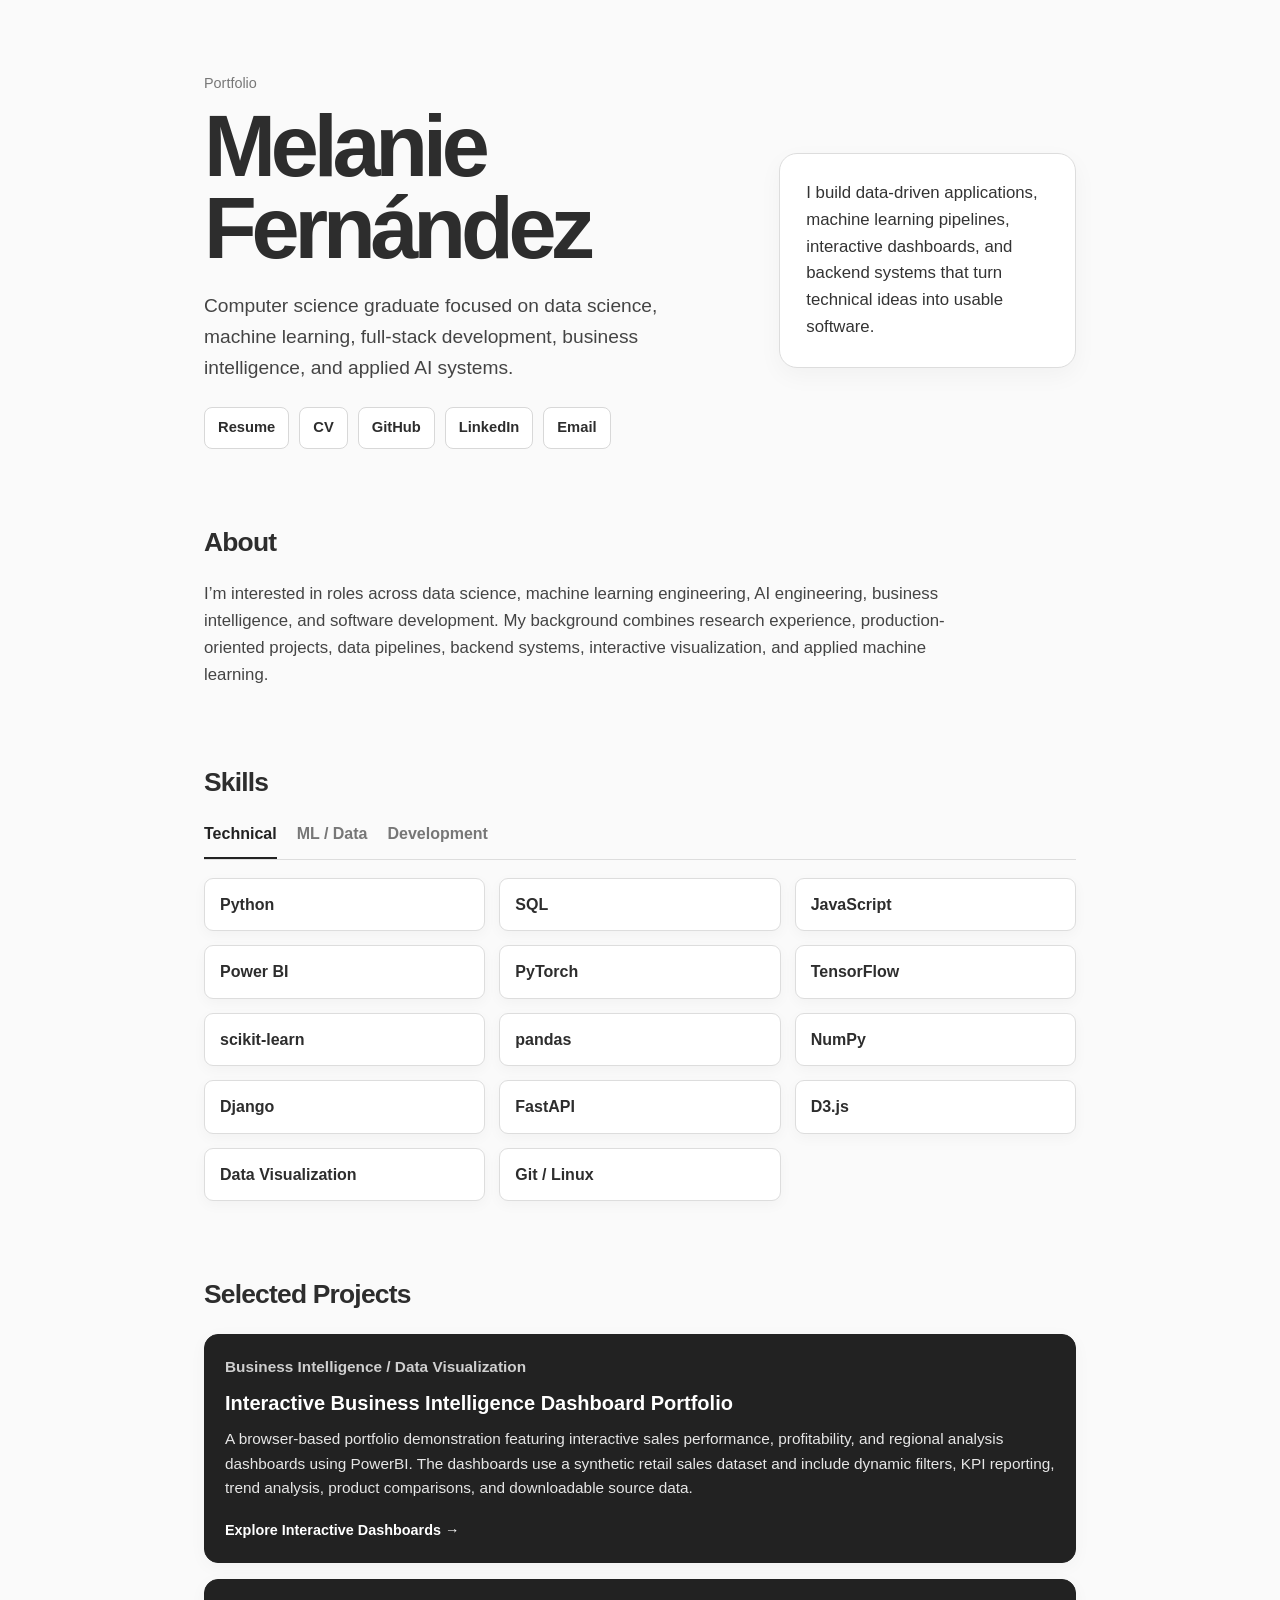
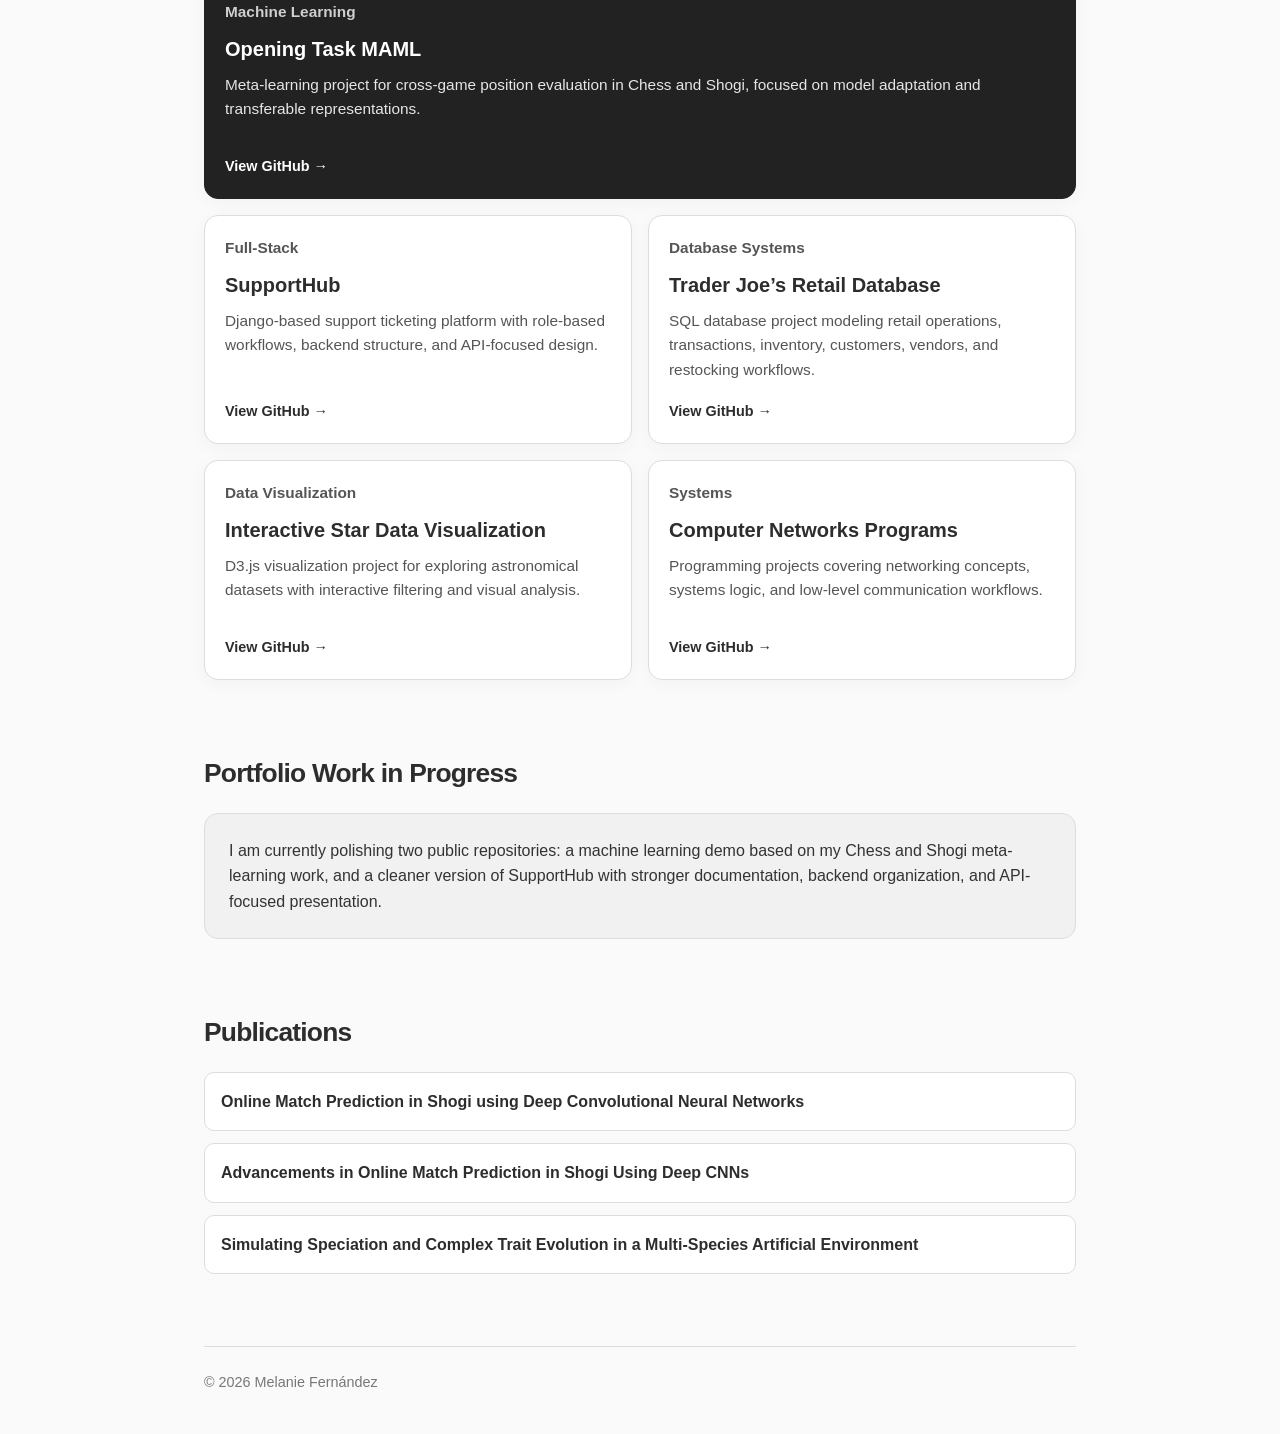
<file: index.html>
<!DOCTYPE html>
<html lang="en">
<head>
  <meta charset="UTF-8" />
  <meta name="viewport" content="width=device-width, initial-scale=1.0" />

  <meta
    name="description"
    content="Portfolio of Melanie Fernández, a computer science graduate focused on data science, machine learning, business intelligence, full-stack development, and applied AI."
  />

  <title>Melanie Fernández | Portfolio</title>

  <link rel="stylesheet" href="styles.css" />
</head>

<body>
  <main class="container">
    <header class="header">
      <div>
        <p class="label">Portfolio</p>

        <h1>Melanie Fernández</h1>

        <p class="intro">
          Computer science graduate focused on data science, machine learning,
          full-stack development, business intelligence, and applied AI systems.
        </p>

        <div class="links">
          <a
            href="assets/resume.pdf"
            target="_blank"
            rel="noopener noreferrer"
          >
            Resume
          </a>

          <a
            href="assets/cv.pdf"
            target="_blank"
            rel="noopener noreferrer"
          >
            CV
          </a>

          <a
            href="https://github.com/fernandezmela"
            target="_blank"
            rel="noopener noreferrer"
          >
            GitHub
          </a>

          <a
            href="https://www.linkedin.com/in/melanie-fern%C3%A1ndez-zgd/"
            target="_blank"
            rel="noopener noreferrer"
          >
            LinkedIn
          </a>

          <a href="mailto:mfernandez3714@gmail.com">
            Email
          </a>
        </div>
      </div>

      <div class="summary-card">
        <p>
          I build data-driven applications, machine learning pipelines,
          interactive dashboards, and backend systems that turn technical
          ideas into usable software.
        </p>
      </div>
    </header>

    <section class="section">
      <h2>About</h2>

      <p>
        I’m interested in roles across data science, machine learning
        engineering, AI engineering, business intelligence, and software
        development. My background combines research experience,
        production-oriented projects, data pipelines, backend systems,
        interactive visualization, and applied machine learning.
      </p>
    </section>

    <section class="section">
      <h2>Skills</h2>

      <div class="tabs">
        <span class="active">Technical</span>
        <span>ML / Data</span>
        <span>Development</span>
      </div>

      <div class="skill-grid">
        <div class="skill">Python</div>
        <div class="skill">SQL</div>
        <div class="skill">JavaScript</div>
        <div class="skill">Power BI</div>
        <div class="skill">PyTorch</div>
        <div class="skill">TensorFlow</div>
        <div class="skill">scikit-learn</div>
        <div class="skill">pandas</div>
        <div class="skill">NumPy</div>
        <div class="skill">Django</div>
        <div class="skill">FastAPI</div>
        <div class="skill">D3.js</div>
        <div class="skill">Data Visualization</div>
        <div class="skill">Git / Linux</div>
      </div>
    </section>

    <section class="section">
      <h2>Selected Projects</h2>

      <div class="project-grid">
        <a
          class="project-card featured"
          href="power-bi-portfolio/index.html"
          target="_blank"
          rel="noopener noreferrer"
        >
          <div>
            <p class="project-type">
              Business Intelligence / Data Visualization
            </p>

            <h3>Interactive Business Intelligence Dashboard Portfolio</h3>

            <p>
              A browser-based portfolio demonstration featuring interactive
              sales performance, profitability, and regional analysis
              dashboards using PowerBI. The dashboards use a synthetic retail sales dataset
              and include dynamic filters, KPI reporting, trend analysis,
              product comparisons, and downloadable source data.
            </p>
          </div>

          <span>Explore Interactive Dashboards →</span>
        </a>

        <a
          class="project-card featured"
          href="https://github.com/fernandezmela/opening-task-maml"
          target="_blank"
          rel="noopener noreferrer"
        >
          <div>
            <p class="project-type">Machine Learning</p>

            <h3>Opening Task MAML</h3>

            <p>
              Meta-learning project for cross-game position evaluation in
              Chess and Shogi, focused on model adaptation and transferable
              representations.
            </p>
          </div>

          <span>View GitHub →</span>
        </a>

        <a
          class="project-card"
          href="https://github.com/fernandezmela/Django-Framework-Support-Hub"
          target="_blank"
          rel="noopener noreferrer"
        >
          <div>
            <p class="project-type">Full-Stack</p>

            <h3>SupportHub</h3>

            <p>
              Django-based support ticketing platform with role-based
              workflows, backend structure, and API-focused design.
            </p>
          </div>

          <span>View GitHub →</span>
        </a>

        <a
          class="project-card"
          href="https://github.com/fernandezmela/trader-joes-retail-database"
          target="_blank"
          rel="noopener noreferrer"
        >
          <div>
            <p class="project-type">Database Systems</p>

            <h3>Trader Joe’s Retail Database</h3>

            <p>
              SQL database project modeling retail operations, transactions,
              inventory, customers, vendors, and restocking workflows.
            </p>
          </div>

          <span>View GitHub →</span>
        </a>

        <a
          class="project-card"
          href="https://github.com/fernandezmela/Interactive-Data-Visualization-for-Star-Data"
          target="_blank"
          rel="noopener noreferrer"
        >
          <div>
            <p class="project-type">Data Visualization</p>

            <h3>Interactive Star Data Visualization</h3>

            <p>
              D3.js visualization project for exploring astronomical datasets
              with interactive filtering and visual analysis.
            </p>
          </div>

          <span>View GitHub →</span>
        </a>

        <a
          class="project-card"
          href="https://github.com/fernandezmela/Computer-Networks-Programs"
          target="_blank"
          rel="noopener noreferrer"
        >
          <div>
            <p class="project-type">Systems</p>

            <h3>Computer Networks Programs</h3>

            <p>
              Programming projects covering networking concepts, systems
              logic, and low-level communication workflows.
            </p>
          </div>

          <span>View GitHub →</span>
        </a>
      </div>
    </section>

    <section class="section">
      <h2>Portfolio Work in Progress</h2>

      <div class="note-card">
        <p>
          I am currently polishing two public repositories: a machine learning
          demo based on my Chess and Shogi meta-learning work, and a cleaner
          version of SupportHub with stronger documentation, backend
          organization, and API-focused presentation.
        </p>
      </div>
    </section>

    <section class="section">
      <h2>Publications</h2>

      <div class="publication-list">
        <a
          href="https://www.researchgate.net/publication/385747158_Online_Match_Prediction_in_Shogi_using_Deep_Convolutional_Neural_Networks"
          target="_blank"
          rel="noopener noreferrer"
        >
          Online Match Prediction in Shogi using Deep Convolutional Neural
          Networks
        </a>

        <a
          href="https://www.researchgate.net/publication/392984172_Advancements_in_Online_Match_Prediction_in_Shogi_Using_Deep_Convolutional_Neural_Networks"
          target="_blank"
          rel="noopener noreferrer"
        >
          Advancements in Online Match Prediction in Shogi Using Deep CNNs
        </a>

        <a
          href="https://www.researchgate.net/publication/402463918_Simulating_Speciation_and_Complex_Trait_Evolution_in_a_Multi-Species_Artificial_Environment"
          target="_blank"
          rel="noopener noreferrer"
        >
          Simulating Speciation and Complex Trait Evolution in a Multi-Species
          Artificial Environment
        </a>
      </div>
    </section>

    <footer>
      <p>© 2026 Melanie Fernández</p>
    </footer>
  </main>
</body>
</html>
</file>
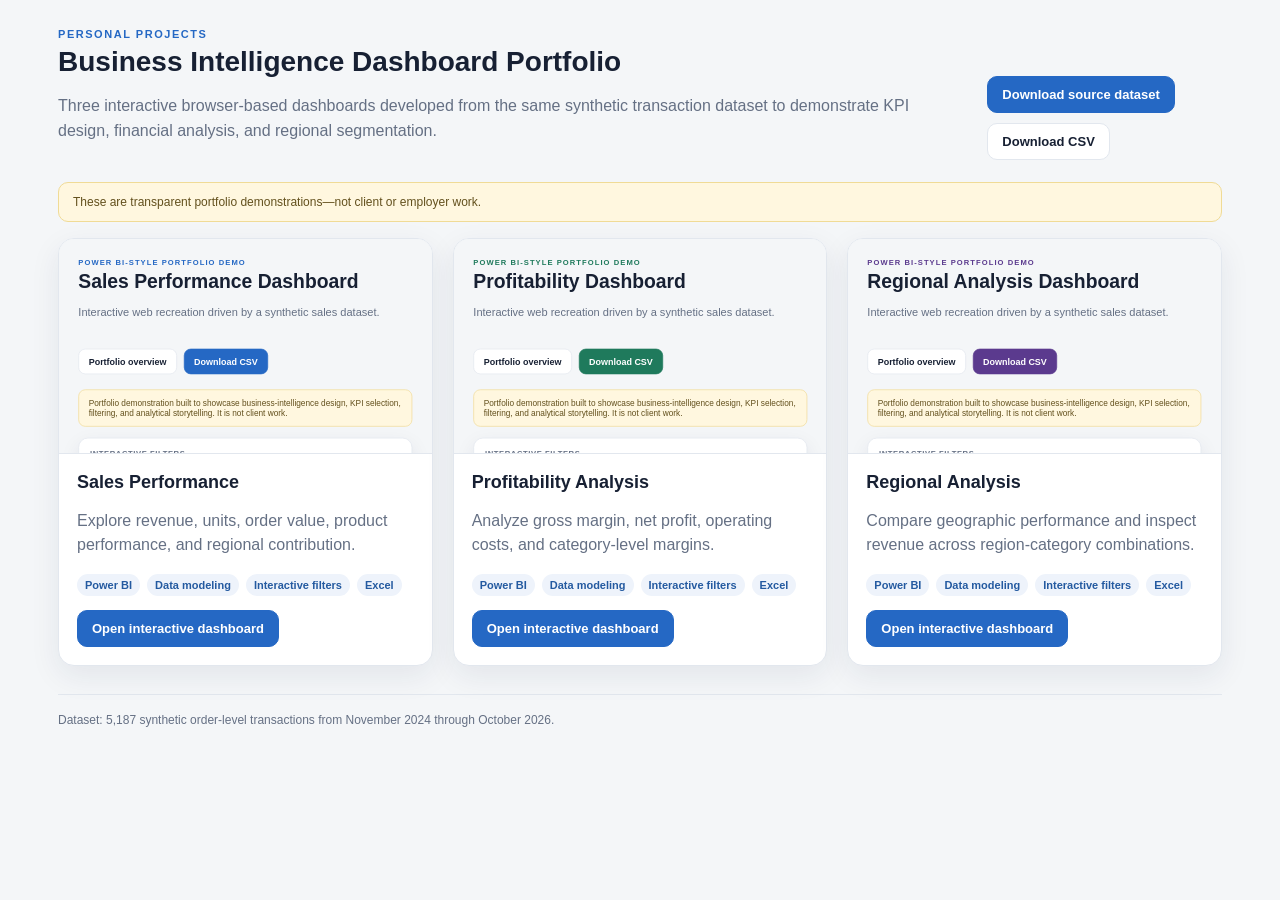
<file: power-bi-portfolio/index.html>
<!doctype html><html lang="en"><head><meta charset="utf-8"><meta name="viewport" content="width=device-width,initial-scale=1"><title>Business Intelligence Portfolio | Melanie Fernandez</title><link rel="stylesheet" href="styles.css"></head><body><div class="wrap"><header class="hero"><div><div class="eyebrow">Personal Projects</div><h1>Business Intelligence Dashboard Portfolio</h1><p>Three interactive browser-based dashboards developed from the same synthetic transaction dataset to demonstrate KPI design, financial analysis, and regional segmentation.</p></div><div class="actions"><a class="btn primary" href="data/Sample_Sales_Data.xlsx" download>Download source dataset</a><a class="btn" href="data/sample_sales_data.csv" download>Download CSV</a></div></header><div class="note">These are transparent portfolio demonstrations—not client or employer work.</div><section class="portfolio-grid"><article class="project-card"><div class="preview"><iframe src="sales-dashboard.html"></iframe></div><div class="project-body"><h2>Sales Performance</h2><p>Explore revenue, units, order value, product performance, and regional contribution.</p><div class="tags"><span class="tag">Power BI </span><span class="tag">Data modeling</span><span class="tag">Interactive filters</span><span class="tag">Excel</span></div><a class="btn primary" href="sales-dashboard.html">Open interactive dashboard</a></div></article><article class="project-card"><div class="preview"><iframe src="profitability-dashboard.html"></iframe></div><div class="project-body"><h2>Profitability Analysis</h2><p>Analyze gross margin, net profit, operating costs, and category-level margins.</p><div class="tags"><span class="tag">Power BI</span><span class="tag">Data modeling</span><span class="tag">Interactive filters</span><span class="tag">Excel</span></div><a class="btn primary" href="profitability-dashboard.html">Open interactive dashboard</a></div></article><article class="project-card"><div class="preview"><iframe src="regional-dashboard.html"></iframe></div><div class="project-body"><h2>Regional Analysis</h2><p>Compare geographic performance and inspect revenue across region-category combinations.</p><div class="tags"><span class="tag">Power BI</span><span class="tag">Data modeling</span><span class="tag">Interactive filters</span><span class="tag">Excel</span></div><a class="btn primary" href="regional-dashboard.html">Open interactive dashboard</a></div></article></section><div class="footer">Dataset: 5,187 synthetic order-level transactions from November 2024 through October 2026.</div></div></body></html>
</file>
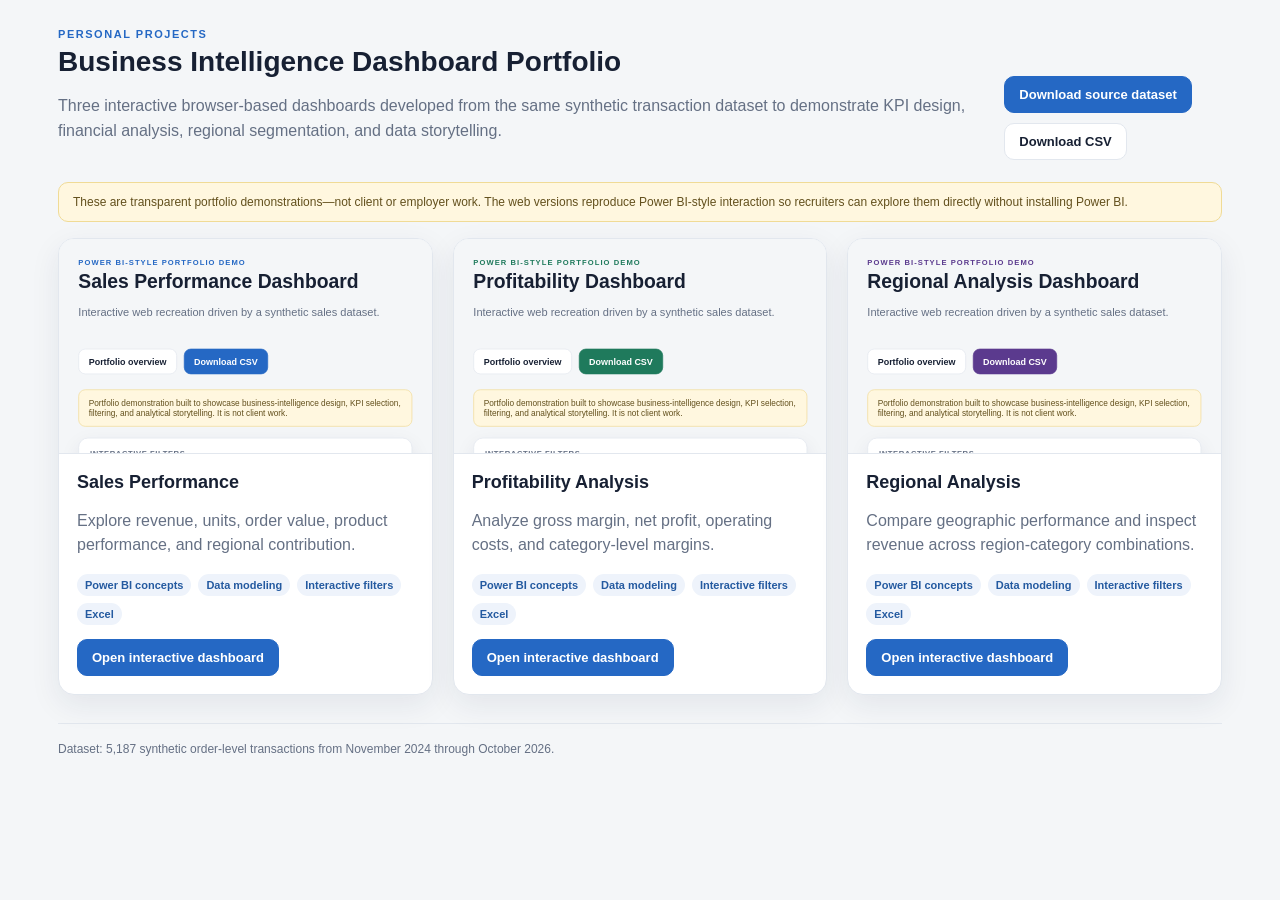
<file: power-bi-portfolio/power-bi-portfolio-section/power-bi-portfolio-section/index.html>
<!doctype html><html lang="en"><head><meta charset="utf-8"><meta name="viewport" content="width=device-width,initial-scale=1"><title>Business Intelligence Portfolio | Melanie Fernandez</title><link rel="stylesheet" href="styles.css"></head><body><div class="wrap"><header class="hero"><div><div class="eyebrow">Personal Projects</div><h1>Business Intelligence Dashboard Portfolio</h1><p>Three interactive browser-based dashboards developed from the same synthetic transaction dataset to demonstrate KPI design, financial analysis, regional segmentation, and data storytelling.</p></div><div class="actions"><a class="btn primary" href="data/Sample_Sales_Data.xlsx" download>Download source dataset</a><a class="btn" href="data/sample_sales_data.csv" download>Download CSV</a></div></header><div class="note">These are transparent portfolio demonstrations—not client or employer work. The web versions reproduce Power BI-style interaction so recruiters can explore them directly without installing Power BI.</div><section class="portfolio-grid"><article class="project-card"><div class="preview"><iframe src="sales-dashboard.html"></iframe></div><div class="project-body"><h2>Sales Performance</h2><p>Explore revenue, units, order value, product performance, and regional contribution.</p><div class="tags"><span class="tag">Power BI concepts</span><span class="tag">Data modeling</span><span class="tag">Interactive filters</span><span class="tag">Excel</span></div><a class="btn primary" href="sales-dashboard.html">Open interactive dashboard</a></div></article><article class="project-card"><div class="preview"><iframe src="profitability-dashboard.html"></iframe></div><div class="project-body"><h2>Profitability Analysis</h2><p>Analyze gross margin, net profit, operating costs, and category-level margins.</p><div class="tags"><span class="tag">Power BI concepts</span><span class="tag">Data modeling</span><span class="tag">Interactive filters</span><span class="tag">Excel</span></div><a class="btn primary" href="profitability-dashboard.html">Open interactive dashboard</a></div></article><article class="project-card"><div class="preview"><iframe src="regional-dashboard.html"></iframe></div><div class="project-body"><h2>Regional Analysis</h2><p>Compare geographic performance and inspect revenue across region-category combinations.</p><div class="tags"><span class="tag">Power BI concepts</span><span class="tag">Data modeling</span><span class="tag">Interactive filters</span><span class="tag">Excel</span></div><a class="btn primary" href="regional-dashboard.html">Open interactive dashboard</a></div></article></section><div class="footer">Dataset: 5,187 synthetic order-level transactions from November 2024 through October 2026.</div></div></body></html>
</file>
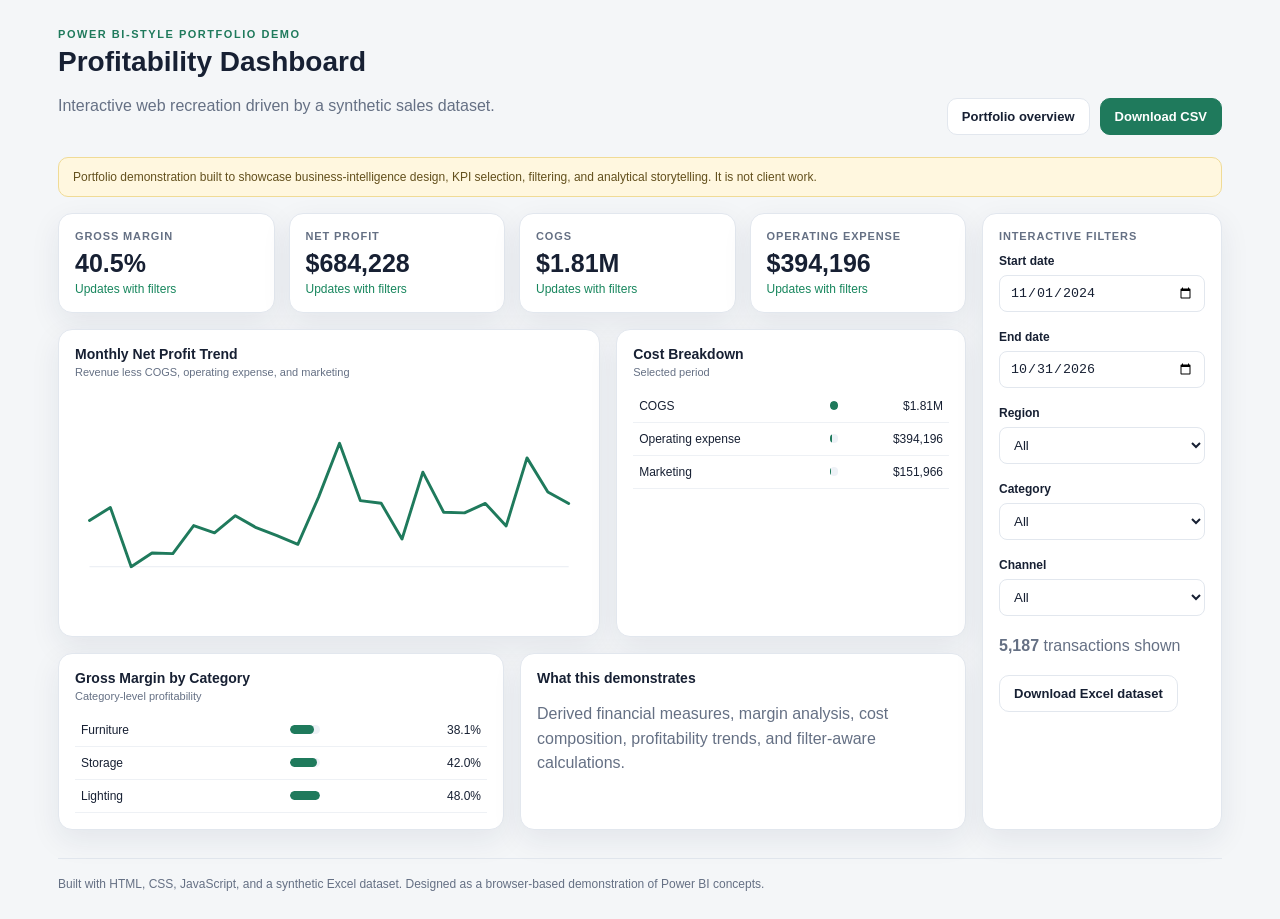
<file: power-bi-portfolio/profitability-dashboard.html>
<!doctype html><html lang="en"><head><meta charset="utf-8"><meta name="viewport" content="width=device-width,initial-scale=1"><title>Profitability Dashboard | Melanie Fernandez</title><link rel="stylesheet" href="styles.css"><style>:root{--accent:#1f7a5c}</style></head><body data-dashboard="profit"><div class="wrap"><header class="hero"><div><div class="eyebrow">Power BI-style portfolio demo</div><h1>Profitability Dashboard</h1><p>Interactive web recreation driven by a synthetic sales dataset.</p></div><div class="actions"><a class="btn" href="index.html">Portfolio overview</a><a class="btn primary" href="data/sample_sales_data.csv" download>Download CSV</a></div></header><div class="note">Portfolio demonstration built to showcase business-intelligence design, KPI selection, filtering, and analytical storytelling. It is not client work.</div><section class="dashboard"><main class="main"><div class="kpis"><div class="card kpi"><div class="label">Gross Margin</div><div class="value" id="k1">—</div><div class="detail">Updates with filters</div></div><div class="card kpi"><div class="label">Net Profit</div><div class="value" id="k2">—</div><div class="detail">Updates with filters</div></div><div class="card kpi"><div class="label">COGS</div><div class="value" id="k3">—</div><div class="detail">Updates with filters</div></div><div class="card kpi"><div class="label">Operating Expense</div><div class="value" id="k4">—</div><div class="detail">Updates with filters</div></div></div><div class="grid2"><div class="card"><h2>Monthly Net Profit Trend</h2><div class="sub">Revenue less COGS, operating expense, and marketing</div><div class="chart" id="trend"></div></div><div class="card"><h2>Cost Breakdown</h2><div class="sub">Selected period</div><table id="rank2"></table></div></div><div class="gridEqual"><div class="card"><h2>Gross Margin by Category</h2><div class="sub">Category-level profitability</div><table id="rank1"></table></div><div class="card"><h2>What this demonstrates</h2><p>Derived financial measures, margin analysis, cost composition, profitability trends, and filter-aware calculations.</p></div></div></main><aside class="card filters"><div class="filter-title">Interactive filters</div><div class="filter-group"><label for="start">Start date</label><input id="start" type="date"></div><div class="filter-group"><label for="end">End date</label><input id="end" type="date"></div><div class="filter-group"><label for="region">Region</label><select id="region"><option>All</option></select></div><div class="filter-group"><label for="category">Category</label><select id="category"><option>All</option></select></div><div class="filter-group"><label for="channel">Channel</label><select id="channel"><option>All</option></select></div><p><strong id="rows">0</strong> transactions shown</p><a class="btn" href="data/Sample_Sales_Data.xlsx" download>Download Excel dataset</a></aside></section><div class="footer">Built with HTML, CSS, JavaScript, and a synthetic Excel dataset. Designed as a browser-based demonstration of Power BI concepts.</div></div><script src="dashboard.js"></script></body></html>
</file>
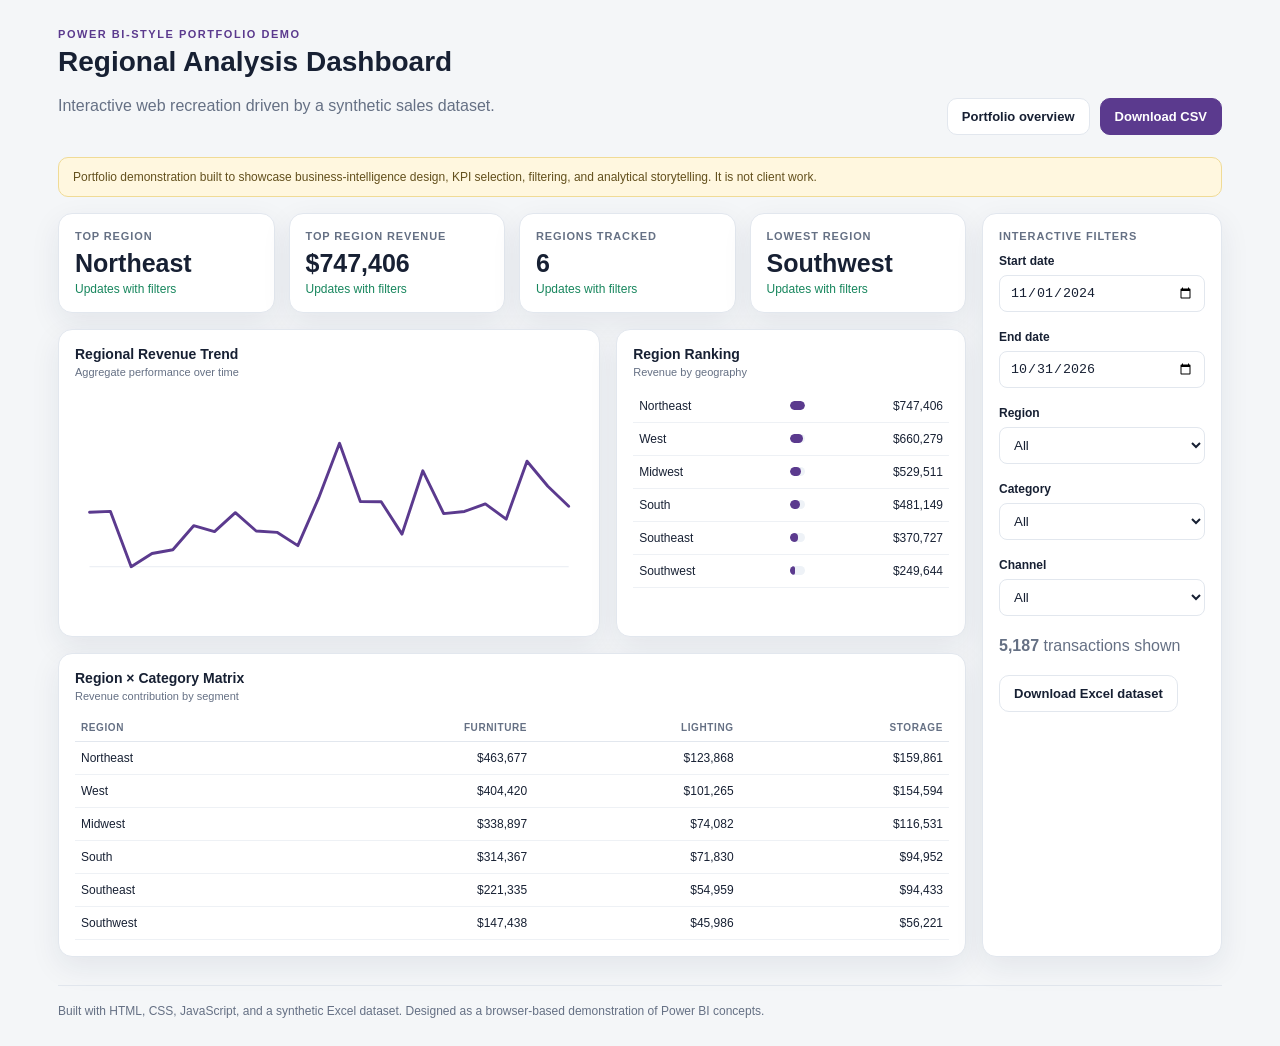
<file: power-bi-portfolio/regional-dashboard.html>
<!doctype html><html lang="en"><head><meta charset="utf-8"><meta name="viewport" content="width=device-width,initial-scale=1"><title>Regional Analysis Dashboard | Melanie Fernandez</title><link rel="stylesheet" href="styles.css"><style>:root{--accent:#5b3a8e}</style></head><body data-dashboard="regional"><div class="wrap"><header class="hero"><div><div class="eyebrow">Power BI-style portfolio demo</div><h1>Regional Analysis Dashboard</h1><p>Interactive web recreation driven by a synthetic sales dataset.</p></div><div class="actions"><a class="btn" href="index.html">Portfolio overview</a><a class="btn primary" href="data/sample_sales_data.csv" download>Download CSV</a></div></header><div class="note">Portfolio demonstration built to showcase business-intelligence design, KPI selection, filtering, and analytical storytelling. It is not client work.</div><section class="dashboard"><main class="main"><div class="kpis"><div class="card kpi"><div class="label">Top Region</div><div class="value" id="k1">—</div><div class="detail">Updates with filters</div></div><div class="card kpi"><div class="label">Top Region Revenue</div><div class="value" id="k2">—</div><div class="detail">Updates with filters</div></div><div class="card kpi"><div class="label">Regions Tracked</div><div class="value" id="k3">—</div><div class="detail">Updates with filters</div></div><div class="card kpi"><div class="label">Lowest Region</div><div class="value" id="k4">—</div><div class="detail">Updates with filters</div></div></div><div class="grid2"><div class="card"><h2>Regional Revenue Trend</h2><div class="sub">Aggregate performance over time</div><div class="chart" id="trend"></div></div><div class="card"><h2>Region Ranking</h2><div class="sub">Revenue by geography</div><table id="rank1"></table></div></div><div class="card"><h2>Region × Category Matrix</h2><div class="sub">Revenue contribution by segment</div><div style="overflow:auto"><table id="matrix"></table></div></div></main><aside class="card filters"><div class="filter-title">Interactive filters</div><div class="filter-group"><label for="start">Start date</label><input id="start" type="date"></div><div class="filter-group"><label for="end">End date</label><input id="end" type="date"></div><div class="filter-group"><label for="region">Region</label><select id="region"><option>All</option></select></div><div class="filter-group"><label for="category">Category</label><select id="category"><option>All</option></select></div><div class="filter-group"><label for="channel">Channel</label><select id="channel"><option>All</option></select></div><p><strong id="rows">0</strong> transactions shown</p><a class="btn" href="data/Sample_Sales_Data.xlsx" download>Download Excel dataset</a></aside></section><div class="footer">Built with HTML, CSS, JavaScript, and a synthetic Excel dataset. Designed as a browser-based demonstration of Power BI concepts.</div></div><script src="dashboard.js"></script></body></html>
</file>
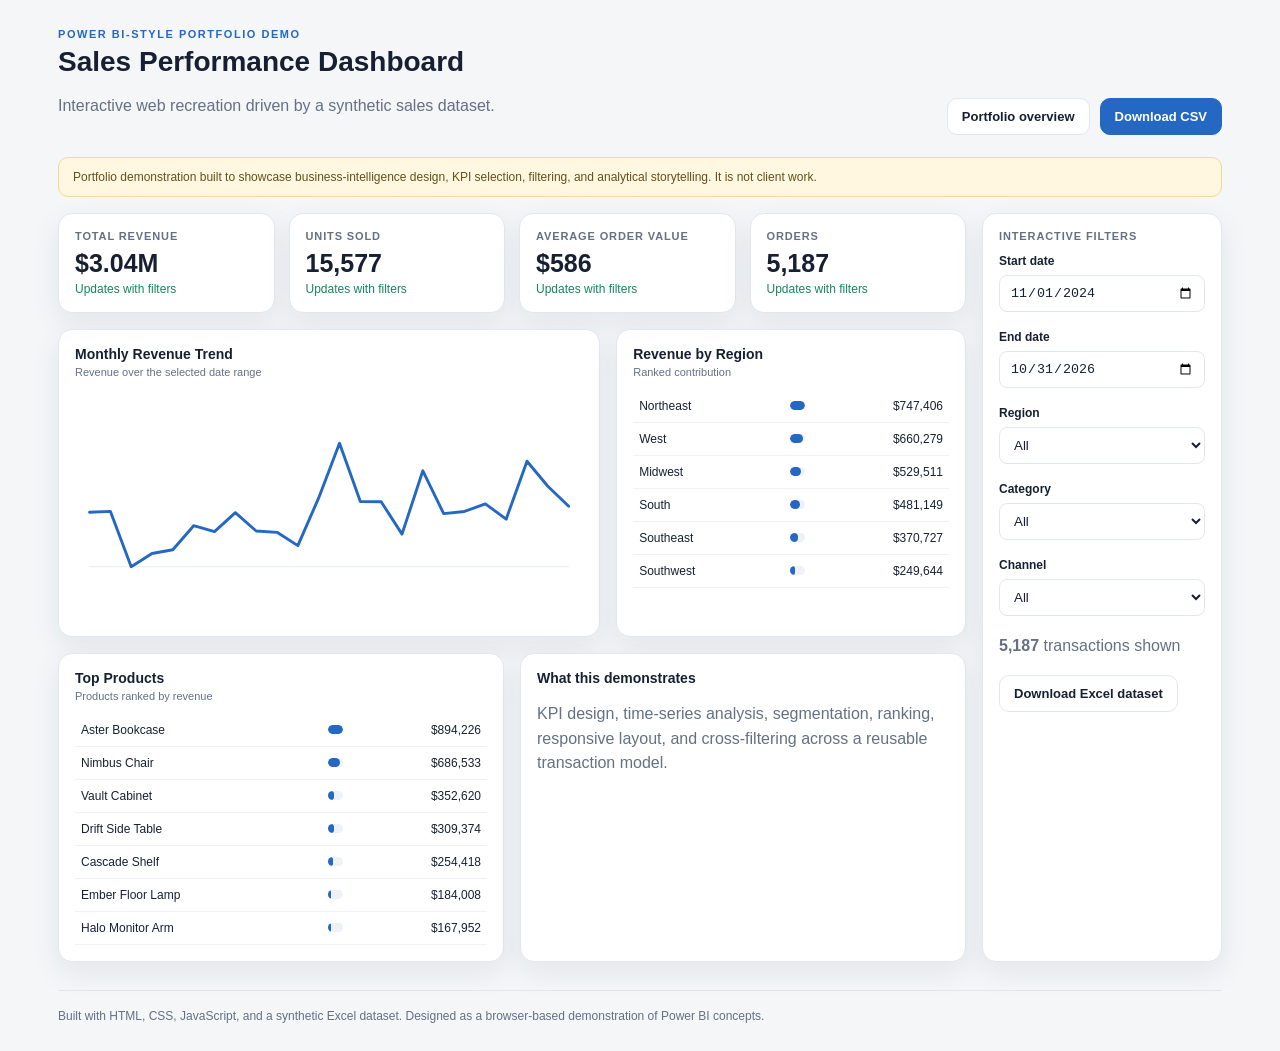
<file: power-bi-portfolio/sales-dashboard.html>
<!doctype html><html lang="en"><head><meta charset="utf-8"><meta name="viewport" content="width=device-width,initial-scale=1"><title>Sales Performance Dashboard | Melanie Fernandez</title><link rel="stylesheet" href="styles.css"><style>:root{--accent:#2568c4}</style></head><body data-dashboard="sales"><div class="wrap"><header class="hero"><div><div class="eyebrow">Power BI-style portfolio demo</div><h1>Sales Performance Dashboard</h1><p>Interactive web recreation driven by a synthetic sales dataset.</p></div><div class="actions"><a class="btn" href="index.html">Portfolio overview</a><a class="btn primary" href="data/sample_sales_data.csv" download>Download CSV</a></div></header><div class="note">Portfolio demonstration built to showcase business-intelligence design, KPI selection, filtering, and analytical storytelling. It is not client work.</div><section class="dashboard"><main class="main"><div class="kpis"><div class="card kpi"><div class="label">Total Revenue</div><div class="value" id="k1">—</div><div class="detail">Updates with filters</div></div><div class="card kpi"><div class="label">Units Sold</div><div class="value" id="k2">—</div><div class="detail">Updates with filters</div></div><div class="card kpi"><div class="label">Average Order Value</div><div class="value" id="k3">—</div><div class="detail">Updates with filters</div></div><div class="card kpi"><div class="label">Orders</div><div class="value" id="k4">—</div><div class="detail">Updates with filters</div></div></div><div class="grid2"><div class="card"><h2>Monthly Revenue Trend</h2><div class="sub">Revenue over the selected date range</div><div class="chart" id="trend"></div></div><div class="card"><h2>Revenue by Region</h2><div class="sub">Ranked contribution</div><table id="rank1"></table></div></div><div class="gridEqual"><div class="card"><h2>Top Products</h2><div class="sub">Products ranked by revenue</div><table id="rank2"></table></div><div class="card"><h2>What this demonstrates</h2><p>KPI design, time-series analysis, segmentation, ranking, responsive layout, and cross-filtering across a reusable transaction model.</p></div></div></main><aside class="card filters"><div class="filter-title">Interactive filters</div><div class="filter-group"><label for="start">Start date</label><input id="start" type="date"></div><div class="filter-group"><label for="end">End date</label><input id="end" type="date"></div><div class="filter-group"><label for="region">Region</label><select id="region"><option>All</option></select></div><div class="filter-group"><label for="category">Category</label><select id="category"><option>All</option></select></div><div class="filter-group"><label for="channel">Channel</label><select id="channel"><option>All</option></select></div><p><strong id="rows">0</strong> transactions shown</p><a class="btn" href="data/Sample_Sales_Data.xlsx" download>Download Excel dataset</a></aside></section><div class="footer">Built with HTML, CSS, JavaScript, and a synthetic Excel dataset. Designed as a browser-based demonstration of Power BI concepts.</div></div><script src="dashboard.js"></script></body></html>
</file>
<file: styles.css>
* {
  box-sizing: border-box;
  margin: 0;
  padding: 0;
}

body {
  font-family: Inter, -apple-system, BlinkMacSystemFont, "Segoe UI", sans-serif;
  background: #fafafa;
  color: #2d2d2d;
  line-height: 1.6;
}

a {
  color: inherit;
  text-decoration: none;
}

.container {
  max-width: 920px;
  margin: 0 auto;
  padding: 72px 24px 40px;
}

.header {
  display: grid;
  grid-template-columns: 1.4fr 0.8fr;
  gap: 56px;
  align-items: center;
  margin-bottom: 72px;
}

.label {
  font-size: 0.9rem;
  color: #777;
  margin-bottom: 10px;
}

h1 {
  font-size: clamp(3rem, 8vw, 5.4rem);
  line-height: 0.95;
  letter-spacing: -0.06em;
  margin-bottom: 22px;
}

.intro {
  font-size: 1.2rem;
  color: #444;
  max-width: 560px;
  margin-bottom: 24px;
}

.links {
  display: flex;
  flex-wrap: wrap;
  gap: 10px;
}

.links a {
  border: 1px solid #d8d8d8;
  background: white;
  padding: 8px 13px;
  border-radius: 8px;
  font-size: 0.92rem;
  font-weight: 600;
  transition: 0.15s ease;
}

.links a:hover {
  border-color: #222;
  transform: translateY(-1px);
}

.summary-card {
  border: 1px solid #ddd;
  background: white;
  border-radius: 18px;
  padding: 26px;
  box-shadow: 0 8px 24px rgba(0, 0, 0, 0.04);
}

.summary-card p {
  font-size: 1.05rem;
  color: #333;
}

.section {
  margin-bottom: 72px;
}

.section h2 {
  font-size: 1.65rem;
  letter-spacing: -0.03em;
  margin-bottom: 18px;
}

.section > p {
  color: #444;
  font-size: 1.05rem;
  max-width: 760px;
}

.tabs {
  display: flex;
  gap: 20px;
  border-bottom: 1px solid #ddd;
  margin-bottom: 18px;
  color: #777;
  font-weight: 600;
}

.tabs span {
  padding-bottom: 10px;
}

.tabs .active {
  color: #222;
  border-bottom: 2px solid #222;
}

.skill-grid {
  display: grid;
  grid-template-columns: repeat(3, 1fr);
  gap: 14px;
}

.skill {
  background: white;
  border: 1px solid #ddd;
  border-radius: 9px;
  padding: 13px 15px;
  font-weight: 600;
  box-shadow: 0 4px 14px rgba(0, 0, 0, 0.035);
}

.project-grid {
  display: grid;
  grid-template-columns: 1fr 1fr;
  gap: 16px;
}

.project-card {
  background: white;
  border: 1px solid #ddd;
  border-radius: 14px;
  padding: 20px;
  min-height: 220px;
  display: flex;
  flex-direction: column;
  justify-content: space-between;
  transition: 0.15s ease;
  box-shadow: 0 4px 18px rgba(0, 0, 0, 0.035);
}

.project-card:hover {
  transform: translateY(-3px);
  border-color: #222;
}

.project-card.featured {
  grid-column: span 2;
  background: #222;
  color: white;
  border-color: #222;
}

.project-type {
  font-size: 0.82rem;
  color: #777;
  font-weight: 700;
  margin-bottom: 8px;
}

.featured .project-type {
  color: #cfcfcf;
}

.project-card h3 {
  font-size: 1.25rem;
  margin-bottom: 8px;
}

.project-card p {
  color: #555;
  font-size: 0.96rem;
}

.featured p {
  color: #e6e6e6;
}

.project-card span {
  margin-top: 18px;
  font-size: 0.9rem;
  font-weight: 700;
}

.note-card {
  background: #f1f1f1;
  border: 1px solid #ddd;
  border-radius: 14px;
  padding: 24px;
}

.note-card p {
  color: #333;
  font-size: 1rem;
}

.publication-list {
  display: grid;
  gap: 12px;
}

.publication-list a {
  display: block;
  background: white;
  border: 1px solid #ddd;
  border-radius: 10px;
  padding: 16px;
  font-weight: 600;
  transition: 0.15s ease;
}

.publication-list a:hover {
  border-color: #222;
  transform: translateY(-2px);
}

footer {
  border-top: 1px solid #ddd;
  padding-top: 24px;
  color: #777;
  font-size: 0.9rem;
}

@media (max-width: 760px) {
  .container {
    padding-top: 44px;
  }

  .header {
    grid-template-columns: 1fr;
    gap: 28px;
  }

  .summary-card {
    display: none;
  }

  .skill-grid,
  .project-grid {
    grid-template-columns: 1fr;
  }

  .project-card.featured {
    grid-column: span 1;
  }
}
</file>
<file: power-bi-portfolio/styles.css>
:root{--bg:#f4f6f8;--panel:#fff;--ink:#172033;--muted:#657084;--line:#e2e7ee;--accent:#2568c4;--good:#17865d;--bad:#c83f49;--shadow:0 10px 30px rgba(24,39,75,.08)}
*{box-sizing:border-box}body{margin:0;background:var(--bg);color:var(--ink);font-family:Inter,"Segoe UI",Arial,sans-serif}.wrap{max-width:1220px;margin:auto;padding:28px}.hero{display:flex;justify-content:space-between;gap:24px;align-items:flex-end;margin-bottom:22px}.eyebrow{text-transform:uppercase;letter-spacing:.14em;font-size:11px;font-weight:800;color:var(--accent)}h1{margin:6px 0 4px;font-size:28px}p{color:var(--muted);line-height:1.55}.actions{display:flex;gap:10px;flex-wrap:wrap}.btn{display:inline-block;text-decoration:none;border:1px solid var(--line);background:#fff;color:var(--ink);padding:10px 14px;border-radius:10px;font-weight:700;font-size:13px}.btn.primary{background:var(--accent);border-color:var(--accent);color:#fff}.dashboard{display:grid;grid-template-columns:minmax(0,1fr) 240px;gap:16px}.main{display:flex;flex-direction:column;gap:16px}.card{background:var(--panel);border:1px solid var(--line);border-radius:14px;padding:16px;box-shadow:var(--shadow)}.kpis{display:grid;grid-template-columns:repeat(4,1fr);gap:14px}.kpi .label{font-size:11px;text-transform:uppercase;letter-spacing:.08em;color:var(--muted);font-weight:800}.kpi .value{font-size:25px;font-weight:800;margin-top:7px}.kpi .detail{font-size:12px;color:var(--good);margin-top:4px}.grid2{display:grid;grid-template-columns:1.55fr 1fr;gap:16px}.gridEqual{display:grid;grid-template-columns:1fr 1fr;gap:16px}.card h2{font-size:14px;margin:0 0 4px}.sub{font-size:11px;color:var(--muted);margin-bottom:12px}.filter-title{font-size:11px;color:var(--muted);text-transform:uppercase;letter-spacing:.08em;font-weight:800;margin-bottom:12px}.filter-group{margin-bottom:18px}.filter-group label{display:block;font-size:12px;font-weight:800;margin-bottom:7px}select,input{width:100%;padding:9px 10px;border:1px solid var(--line);border-radius:8px;background:#fff;color:var(--ink)}table{width:100%;border-collapse:collapse;font-size:12px}th{font-size:10px;text-transform:uppercase;letter-spacing:.06em;color:var(--muted);text-align:left;border-bottom:1px solid var(--line);padding:8px 6px}td{border-bottom:1px solid #eef1f5;padding:9px 6px}.num{text-align:right}.bar{height:9px;border-radius:8px;background:#eef2f7;overflow:hidden}.bar>i{display:block;height:100%;background:var(--accent);border-radius:8px}.chart{width:100%;height:230px}.chart svg{width:100%;height:100%;overflow:visible}.empty{padding:50px;text-align:center;color:var(--muted)}.portfolio-grid{display:grid;grid-template-columns:repeat(3,1fr);gap:20px}.project-card{background:#fff;border:1px solid var(--line);border-radius:16px;overflow:hidden;box-shadow:var(--shadow)}.preview{height:215px;background:#eef2f7;border-bottom:1px solid var(--line)}.preview iframe{width:145%;height:145%;border:0;transform:scale(.69);transform-origin:top left;pointer-events:none}.project-body{padding:18px}.project-body h2{margin:0 0 8px;font-size:18px}.tags{display:flex;gap:7px;flex-wrap:wrap;margin:14px 0}.tag{font-size:11px;background:#eef3fb;color:#245aa0;padding:5px 8px;border-radius:999px;font-weight:700}.note{background:#fff7df;border:1px solid #f0db96;padding:12px 14px;border-radius:10px;font-size:12px;color:#63501d;margin:16px 0}.footer{margin-top:28px;padding-top:18px;border-top:1px solid var(--line);font-size:12px;color:var(--muted)}@media(max-width:900px){.dashboard{grid-template-columns:1fr}.filters{order:-1}.kpis{grid-template-columns:repeat(2,1fr)}.grid2,.gridEqual,.portfolio-grid{grid-template-columns:1fr}.hero{align-items:flex-start;flex-direction:column}.preview{height:250px}}@media(max-width:520px){.wrap{padding:16px}.kpis{grid-template-columns:1fr}}
</file>
<file: power-bi-portfolio/power-bi-portfolio-section/power-bi-portfolio-section/styles.css>
:root{--bg:#f4f6f8;--panel:#fff;--ink:#172033;--muted:#657084;--line:#e2e7ee;--accent:#2568c4;--good:#17865d;--bad:#c83f49;--shadow:0 10px 30px rgba(24,39,75,.08)}
*{box-sizing:border-box}body{margin:0;background:var(--bg);color:var(--ink);font-family:Inter,"Segoe UI",Arial,sans-serif}.wrap{max-width:1220px;margin:auto;padding:28px}.hero{display:flex;justify-content:space-between;gap:24px;align-items:flex-end;margin-bottom:22px}.eyebrow{text-transform:uppercase;letter-spacing:.14em;font-size:11px;font-weight:800;color:var(--accent)}h1{margin:6px 0 4px;font-size:28px}p{color:var(--muted);line-height:1.55}.actions{display:flex;gap:10px;flex-wrap:wrap}.btn{display:inline-block;text-decoration:none;border:1px solid var(--line);background:#fff;color:var(--ink);padding:10px 14px;border-radius:10px;font-weight:700;font-size:13px}.btn.primary{background:var(--accent);border-color:var(--accent);color:#fff}.dashboard{display:grid;grid-template-columns:minmax(0,1fr) 240px;gap:16px}.main{display:flex;flex-direction:column;gap:16px}.card{background:var(--panel);border:1px solid var(--line);border-radius:14px;padding:16px;box-shadow:var(--shadow)}.kpis{display:grid;grid-template-columns:repeat(4,1fr);gap:14px}.kpi .label{font-size:11px;text-transform:uppercase;letter-spacing:.08em;color:var(--muted);font-weight:800}.kpi .value{font-size:25px;font-weight:800;margin-top:7px}.kpi .detail{font-size:12px;color:var(--good);margin-top:4px}.grid2{display:grid;grid-template-columns:1.55fr 1fr;gap:16px}.gridEqual{display:grid;grid-template-columns:1fr 1fr;gap:16px}.card h2{font-size:14px;margin:0 0 4px}.sub{font-size:11px;color:var(--muted);margin-bottom:12px}.filter-title{font-size:11px;color:var(--muted);text-transform:uppercase;letter-spacing:.08em;font-weight:800;margin-bottom:12px}.filter-group{margin-bottom:18px}.filter-group label{display:block;font-size:12px;font-weight:800;margin-bottom:7px}select,input{width:100%;padding:9px 10px;border:1px solid var(--line);border-radius:8px;background:#fff;color:var(--ink)}table{width:100%;border-collapse:collapse;font-size:12px}th{font-size:10px;text-transform:uppercase;letter-spacing:.06em;color:var(--muted);text-align:left;border-bottom:1px solid var(--line);padding:8px 6px}td{border-bottom:1px solid #eef1f5;padding:9px 6px}.num{text-align:right}.bar{height:9px;border-radius:8px;background:#eef2f7;overflow:hidden}.bar>i{display:block;height:100%;background:var(--accent);border-radius:8px}.chart{width:100%;height:230px}.chart svg{width:100%;height:100%;overflow:visible}.empty{padding:50px;text-align:center;color:var(--muted)}.portfolio-grid{display:grid;grid-template-columns:repeat(3,1fr);gap:20px}.project-card{background:#fff;border:1px solid var(--line);border-radius:16px;overflow:hidden;box-shadow:var(--shadow)}.preview{height:215px;background:#eef2f7;border-bottom:1px solid var(--line)}.preview iframe{width:145%;height:145%;border:0;transform:scale(.69);transform-origin:top left;pointer-events:none}.project-body{padding:18px}.project-body h2{margin:0 0 8px;font-size:18px}.tags{display:flex;gap:7px;flex-wrap:wrap;margin:14px 0}.tag{font-size:11px;background:#eef3fb;color:#245aa0;padding:5px 8px;border-radius:999px;font-weight:700}.note{background:#fff7df;border:1px solid #f0db96;padding:12px 14px;border-radius:10px;font-size:12px;color:#63501d;margin:16px 0}.footer{margin-top:28px;padding-top:18px;border-top:1px solid var(--line);font-size:12px;color:var(--muted)}@media(max-width:900px){.dashboard{grid-template-columns:1fr}.filters{order:-1}.kpis{grid-template-columns:repeat(2,1fr)}.grid2,.gridEqual,.portfolio-grid{grid-template-columns:1fr}.hero{align-items:flex-start;flex-direction:column}.preview{height:250px}}@media(max-width:520px){.wrap{padding:16px}.kpis{grid-template-columns:1fr}}
</file>
